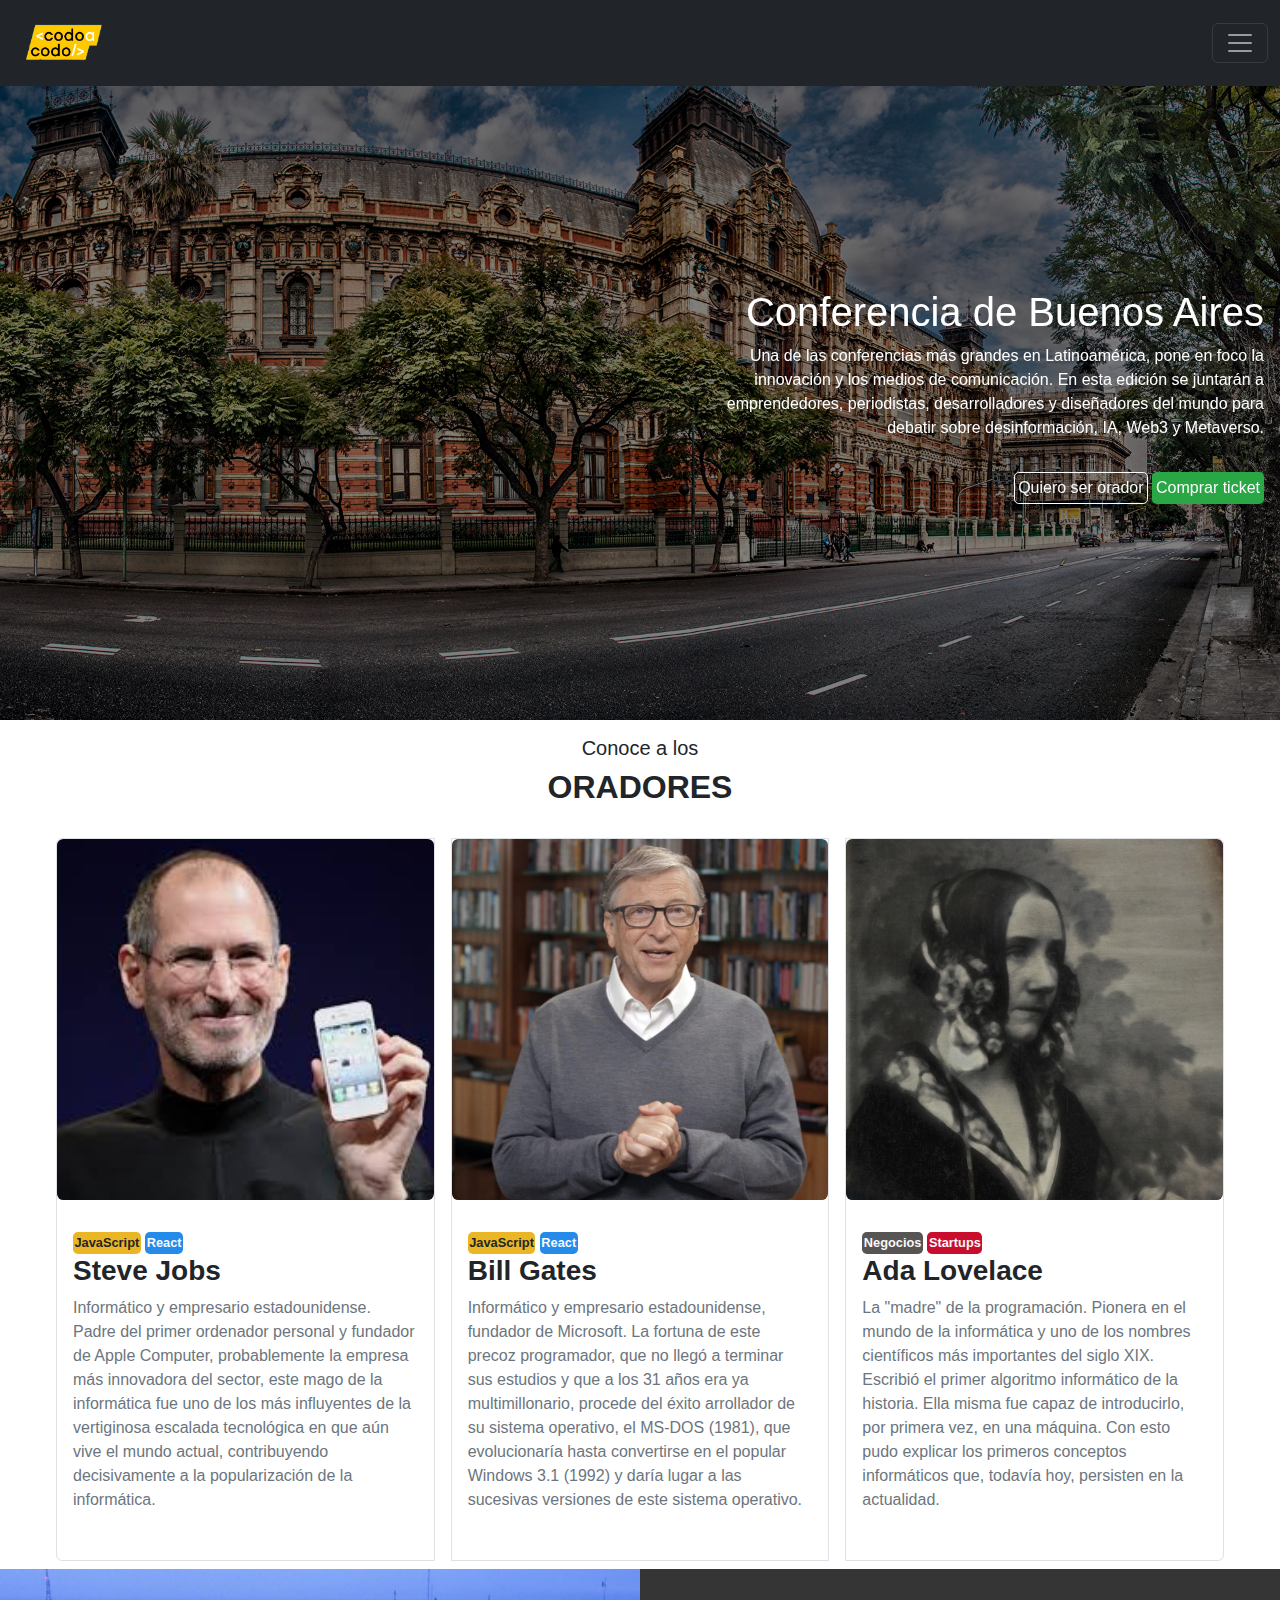
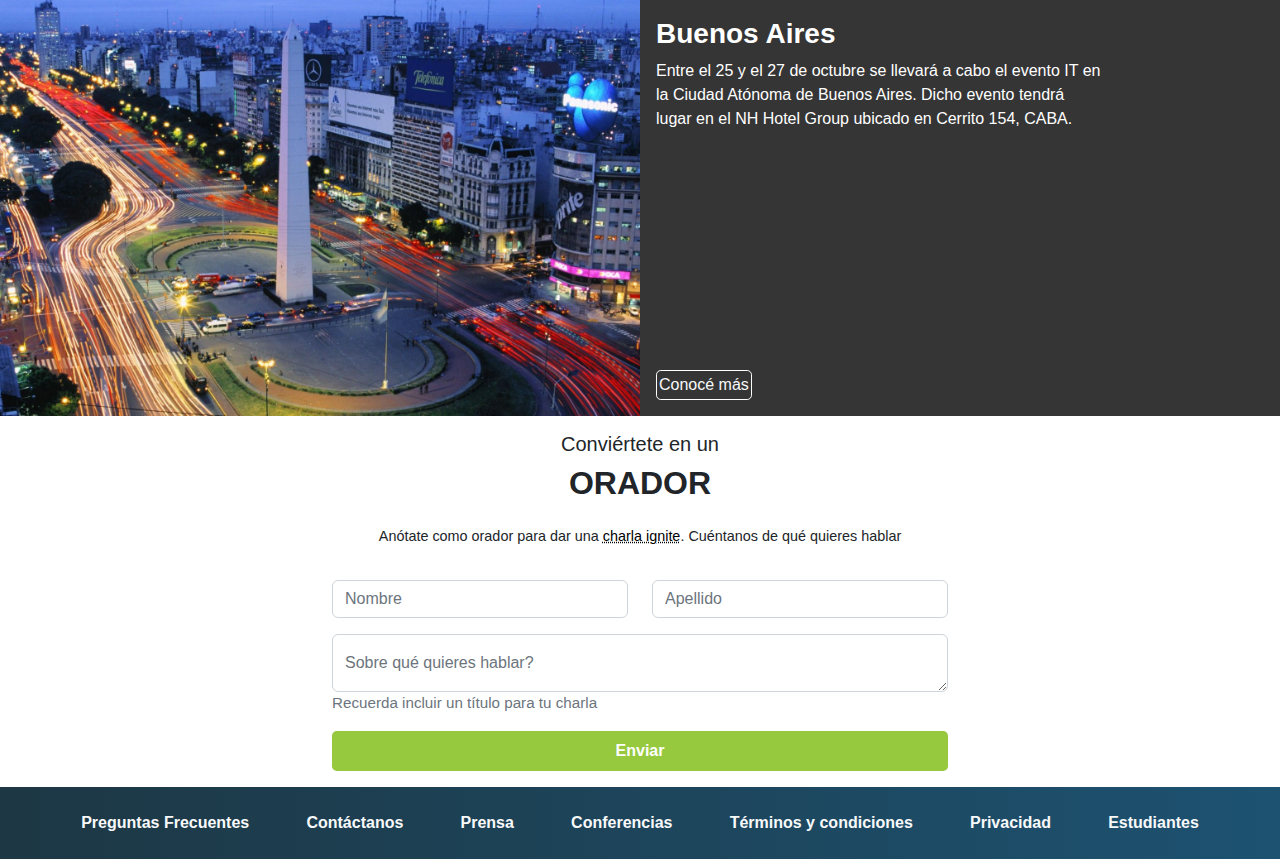
<file: index.html>
<!DOCTYPE html>
<html lang="es">
    <head>
        <meta charset="UTF-8">
        <meta http-equiv="X-UA-Compatible" content="IE=edge">
        <meta name="viewport" content="width=device-width, initial-scale=1.0">
        <title>Conferencia Bs As</title>
        <link rel="shortcut icon" href="favicon.ico">
        <link rel="stylesheet" href="./CSS/bootstrap.min.css">
        <link rel="stylesheet" href="./CSS/estilos.css">
    </head>
    <body>
        <header>
            <nav class="navbar navbar-dark bg-dark fixed-top">
                <div class="container-fluid">
                    <a class="navbar-brand" href="#"><img class="header__img" src="./Assets/Imagenes/codoacodo.png" alt="Logo codo a codo"></a>
                    <button class="navbar-toggler" type="button" data-bs-toggle="offcanvas" data-bs-target="#offcanvasDarkNavbar" aria-controls="offcanvasDarkNavbar"><span class="navbar-toggler-icon"></span></button>
                    <div class="offcanvas offcanvas-end text-bg-dark" tabindex="-1" id="offcanvasDarkNavbar" aria-labelledby="offcanvasDarkNavbarLabel">
                        <div class="offcanvas-header">
                            <h5 class="offcanvas-title" id="offcanvasDarkNavbarLabel">Conf. Bs. As.</h5>
                            <button type="button" class="btn-close btn-close-white" data-bs-dismiss="offcanvas" aria-label="Close"></button>
                        </div>
                        <div class="offcanvas-body">
                            <ul class="navbar-nav justify-content-end flex-grow-1 pe-3">
                                <li class="nav-item">
                                <a class="nav-link" href="#">La Conferencia</a>
                                <a class="nav-link" href="#losOradores">Los Oradores</a>
                                <a class="nav-link" href="#lugarYfecha">Lugar y Fecha</a>
                                <a class="nav-link" href="#convierteteEnOrador">Conviértete en Orador</a>
                                <a class="nav-link header__navlinks--green" href="./Pages/footer.html"target="_BLANK">Comprar Tickets</a>
                                </li>
                            </ul>
                        </div>
                    </div>
                </div>
            </nav>  
        </header>

        <section class="position-relative">
            <div id="carouselExampleControls" class="carousel slide brilloImg" data-bs-ride="carousel">
                <div class="carousel-inner">
                <div class="carousel-item active">
                    <img src="./Assets/Imagenes/palacio_aguas.jpg" class="d-block w-100" alt="Buenos Aires 1">
                </div>
                <div class="carousel-item">
                    <img src="./Assets/Imagenes/bsas2.jpg" class="d-block w-100" alt="Buenos Aires 2">
                </div>
                <div class="carousel-item">
                    <img src="./Assets/Imagenes/obelisco.jpg" class="d-block w-100" alt="Buenos Aires 3">
                </div>
                </div>
                <button class="carousel-control-prev" type="button" data-bs-target="#carouselExampleControls" data-bs-slide="prev">
                    <span class="carousel-control-prev-icon" aria-hidden="true"></span>
                    <span class="visually-hidden">Previous</span>
                </button>
                <button class="carousel-control-next" type="button" data-bs-target="#carouselExampleControls" data-bs-slide="next">
                    <span class="carousel-control-next-icon" aria-hidden="true"></span>
                    <span class="visually-hidden">Next</span>
                </button>
            </div>
        
            <div class="position-absolute main__texto">
                <h1>Conferencia de Buenos Aires</h1>
                 <p>Una de las conferencias más grandes en Latinoamérica, pone en foco la innovación y los medios de comunicación. En esta edición se juntarán  a emprendedores, periodistas, desarrolladores y diseñadores del mundo para debatir sobre desinformación, IA, Web3 y Metaverso.</p>
                <a class="main__links whiteLinks link-light" href="#convierteteEnOrador">Quiero ser orador</a>
                <a class="main__links main__links-green whiteLinks link-light" href="./Pages/footer.html"target="_BLANK">Comprar ticket</a>
            </div>
        </section>

        <section>
            <div class="subtitle" id="losOradores">
                <h5>Conoce a los</h5>
                <h2 class="fw-semibold">ORADORES</h2>
            </div>
            <div class="card-group mx-5 my-2">
                <div class="card mx-2 border">
                    <img class="cards__img" src="./Assets/Imagenes/steve.jpg" alt="Steve Jobs" loading="lazy">
                    <div class="p-3">
                        <a class="cards__links cards__links-js  link-dark" href="">JavaScript</a>
                        <a class="cards__links cards__links-r  link-light" href="">React</a>
                        <h3 class="fw-bold">Steve Jobs</h3>
                        <p class="text-secondary">Informático y empresario estadounidense. Padre del primer ordenador personal y fundador de Apple Computer, probablemente la empresa más innovadora del sector, este mago de la informática fue uno de los más influyentes de la vertiginosa escalada tecnológica en que aún vive el mundo actual, contribuyendo decisivamente a la popularización de la informática.</p>
                    </div>
                </div>
             
                <div class="card mx-2 border">
                    <img class="cards__img" src="./Assets/Imagenes/bill.jpg" alt="Bill Gates" loading="lazy">
                    <div class="p-3">
                        <a class="cards__links cards__links-js  link-dark" href="">JavaScript</a>
                        <a class="cards__links cards__links-r  link-light" href="">React</a>
                        <h3 class="fw-bold">Bill Gates</h3>
                        <p class="text-secondary">Informático y empresario estadounidense, fundador de Microsoft. La fortuna de este precoz programador, que no llegó a terminar sus estudios y que a los 31 años era ya multimillonario, procede del éxito arrollador de su sistema operativo, el MS-DOS (1981), que evolucionaría hasta convertirse en el popular Windows 3.1 (1992) y daría lugar a las sucesivas versiones de este sistema operativo.</p>
                    </div>
                </div>
            
                <div class="card mx-2 border">
                    <img class="cards__img" src="./Assets/Imagenes/ada.jpeg" alt="Ada Lovelace" loading="lazy">
                    <div class="p-3">
                        <a class="cards__links cards__links-n  link-light" href="">Negocios</a>
                        <a class="cards__links cards__links-s  link-light" href="">Startups</a>
                        <h3 class="fw-bold">Ada Lovelace</h3>
                        <p class="text-secondary">La "madre" de la programación. Pionera en el mundo de la informática y uno de los nombres científicos más importantes del siglo XIX. Escribió el primer algoritmo informático de la historia. Ella misma fue capaz de introducirlo, por primera vez, en una máquina. Con esto pudo explicar los primeros conceptos informáticos que, todavía hoy, persisten en la actualidad.</p>
                    </div>
                </div>
            </div>
        </section>

        <section class="information" id="lugarYfecha">
            <img class="information__img" src="./Assets/Imagenes/obelisco.jpg" alt="Imagen Obelisco"loading="lazy">
            <div class="information__texto">
                <h3 class="fw-bold">Buenos Aires</h3>  
                <p>Entre el 25 y el 27 de octubre se llevará a cabo el evento IT en la Ciudad Atónoma de Buenos Aires.
                Dicho evento tendrá lugar en el NH Hotel Group ubicado en Cerrito 154, CABA.</p>
                <iframe class="information__texto-maps" src="https://www.google.com/maps/embed?pb=!1m18!1m12!1m3!1d6567.7959458850955!2d-58.38816954204213!3d-34.606741369026054!2m3!1f0!2f0!3f0!3m2!1i1024!2i768!4f13.1!3m3!1m2!1s0x95bccacfeeb9d43b%3A0xe3a4cede9ca734f7!2sHotel%20NH%20Buenos%20Aires%209%20de%20Julio!5e0!3m2!1ses-419!2sar!4v1663981706534!5m2!1ses-419!2sar" width="250" height="200" style="border:0;" allowfullscreen="" loading="lazy" referrerpolicy="no-referrer-when-downgrade"></iframe>
                <a class="information__texto-link whiteLinks link-light" href="https://www.nh-hoteles.es/hotel/nh-buenos-aires-9-de-julio"target="_BLANK">Conocé más</a>
            </div>
        </section>

        <section>
            <div class="subtitle" id="convierteteEnOrador">
                <h5>Conviértete en un</h5>
                <h2 class="fw-semibold">ORADOR</h2>
                <p class="subtitle__p">Anótate como orador para dar una <a class="subtitle__p--underline" href="https://www.yoscoaching.com/blog/que-es-la-presentacion-ignite-y-como-se-hace-guia-de-5-pasos-para-crear-la-tuya/" target="_blank">charla ignite</a>. Cuéntanos de qué quieres hablar</p>
            </div>
                <form class="container mb-md-3 w-50" action="">
                    <div class="row">
                        <div class="col">
                        <input type="text" class="form-control mb-md-3 mb050rem" placeholder="Nombre" aria-label="First name">
                        </div>
                        <div class="col">
                        <input type="text" class="form-control mb-md-3 mb050rem" placeholder="Apellido" aria-label="Last name">
                        </div>
                    </div>
                    <div class="form-floating">
                        <textarea class="form-control" placeholder="Sobre qué quieres hablar?" id="floatingTextarea"></textarea>
                        <label for="floatingTextarea" class="text-muted">Sobre qué quieres hablar?</label>
                        <p class="text-muted textSize">Recuerda incluir un título para tu charla</p>
                    </div>
                    <div class="col-auto">
                        <button type="submit" class="py-2 fw-bold form__input--green">Enviar</button>
                    </div>
                </form>
        </section>
        
        <footer class="footer">
            <a class="footer__links whiteLinks fw-bold link-light" href="./Pages/footer.html"target="_BLANK">Preguntas Frecuentes</a>
            <a class="footer__links whiteLinks fw-bold link-light" href="./Pages/footer.html"target="_BLANK">Contáctanos</a>
            <a class="footer__links whiteLinks fw-bold link-light" href="./Pages/footer.html"target="_BLANK">Prensa</a>
            <a class="footer__links whiteLinks fw-bold link-light" href="./Pages/footer.html"target="_BLANK">Conferencias</a>
            <a class="footer__links whiteLinks fw-bold link-light" href="./Pages/footer.html"target="_BLANK">Términos y condiciones</a>
            <a class="footer__links whiteLinks fw-bold link-light" href="./Pages/footer.html"target="_BLANK">Privacidad</a>
            <a class="footer__links whiteLinks fw-bold link-light" href="./Pages/footer.html"target="_BLANK">Estudiantes</a>
        </footer>
        <script src="./JS/bootstrap.bundle.min.js"></script>
    </body>
</html>
</file>
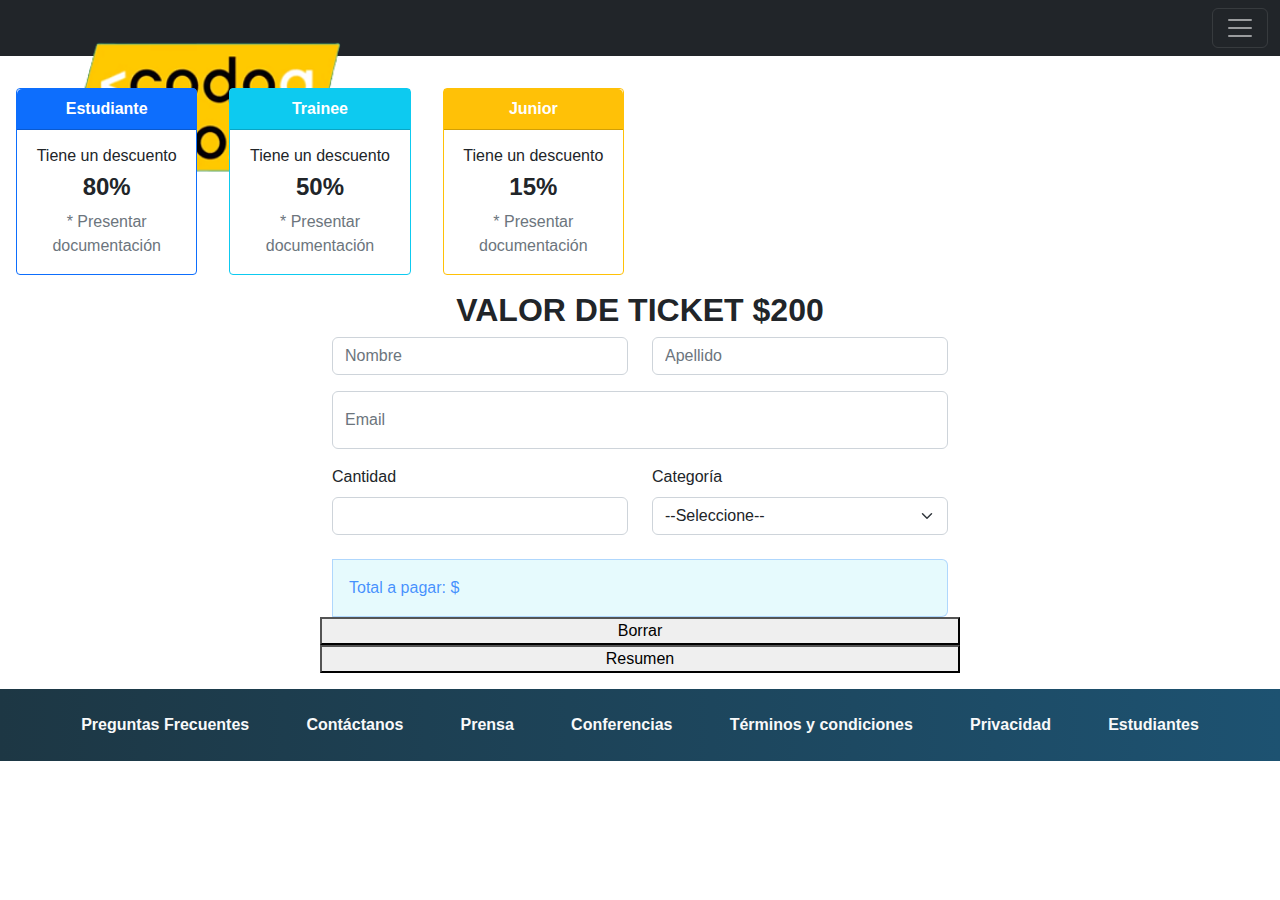
<file: Pages/comprar_tickets.html>
<!DOCTYPE html>
<html lang="es">
<head>
    <meta charset="UTF-8">
    <meta http-equiv="X-UA-Compatible" content="IE=edge">
    <meta name="viewport" content="width=device-width, initial-scale=1.0">
    <link rel="shortcut icon" href="../favicon.ico">
    <link rel="stylesheet" href="../CSS/bootstrap.min.css">
    <link rel="stylesheet" href="../CSS/estilos.css">
    <title>Comprar Tickets</title>
</head>
<body>
<!-- ------------------------------------------NAVEGADOR------------------------------------ -->
    <header>
        <nav class="navbar navbar-dark bg-dark">
            <div class="container-fluid">
                <a class="navbar-brand" href="#"><img class="position-absolute top-0 header__img" src="../Assets/Imagenes/codoacodo.png" alt="Logo codo a codo" loading="lazy"></a>
                <button class="navbar-toggler" type="button" data-bs-toggle="offcanvas" data-bs-target="#offcanvasDarkNavbar" aria-controls="offcanvasDarkNavbar"><span class="navbar-toggler-icon"></span></button>
                <div class="offcanvas offcanvas-end text-bg-dark bg-opacity-75" tabindex="-1" id="offcanvasDarkNavbar" aria-labelledby="offcanvasDarkNavbarLabel">
                    <div class="offcanvas-header">
                        <h5 class="offcanvas-title border-bottom" id="offcanvasDarkNavbarLabel">Conf. Bs. As.</h5>
                        <button type="button" class="btn-close btn-close-white" data-bs-dismiss="offcanvas" aria-label="Close"></button>
                    </div>
                    <div class="offcanvas-body">
                        <ul class="navbar-nav justify-content-end flex-grow-1 pe-3">
                            <li class="nav-item">
                                <a class="nav-link fw-semibold" href="../index.html">La Conferencia</a>
                                <a class="nav-link fw-semibold" href="../index.html #losOradores">Los Oradores</a>
                                <a class="nav-link fw-semibold" href="../index.html  #lugarYfecha">Lugar y Fecha</a>
                                <a class="nav-link fw-semibold" href="../index.html  #convierteteEnOrador">Conviértete en Orador</a>
                                <a class="nav-link fw-semibold header__navlinks--green" href="#"target="_BLANK">Comprar Tickets</a>
                            </li>
                        </ul>
                    </div>
                </div>
            </div>
        </nav>  
    </header>
<!-- -------------------------------------------CARDS----------------------------------------- -->
    <main>
        <section>
            <div class="card-group w-50 h-50 m-0auto mt-3 text-center">
                <div class="card border border-primary rounded-1 m-3">
                    <div class="card-header fw-semibold text-white bg-primary">Estudiante</div>
                    <div class="card-body">
                        <h6 class="card-title text-body">Tiene un descuento</h6>
                        <h4 class="fw-semibold text-body">80%</h4>
                        <p class="card-text text-muted fsmall">* Presentar documentación</p>
                    </div>
                </div>
                <div class="card border border-info rounded-1 m-3" >
                    <div class="card-header fw-semibold text-white bg-info">Trainee</div>
                    <div class="card-body t">
                        <h6 class="card-title text-body">Tiene un descuento</h6>
                        <h4 class="fw-semibold text-body">50%</h4>
                        <p class="card-text text-muted fsmall">* Presentar documentación</p>
                    </div>
                </div>
                <div class="card border border-warning rounded-1 m-3">
                    <div class="card-header fw-semibold text-white bg-warning">Junior</div>
                    <div class="card-body">
                        <h6 class="card-title text-body">Tiene un descuento</h6>
                        <h4 class="fw-semibold text-body">15%</h4>
                        <p class="card-text text-muted fsmall">* Presentar documentación</p>
                    </div>
                </div>
            </div> 
        </section>
        <section>
            <div class="text-center">
                <H2 class="fw-semibold">VALOR DE TICKET $200</H2>
            </div>
<!-- ----------------------------------------FORMULARIO----------------------------------------- -->
            <div>
                <form class="container mb-md-3 w-50" action="">
                    <div class="row">
                        <div class="col">
                        <input id="nombre" type="text" class="form-control mb-md-3 mb050rem" placeholder="Nombre" aria-label="First name">
                        </div>
                        <div class="col">
                        <input id="apellido" type="text" class="form-control mb-md-3 mb050rem" placeholder="Apellido" aria-label="Last name">
                        </div>
                    </div>
                    <div class="form-floating mb-3">
                        <input type="email" class="form-control" id="floatingInput" placeholder="Email">
                        <label for="floatingInput" class="text-muted">Email</label>
                    </div>
                    <div class="row">
                        <div class="col-md-6">
                            <label for="validationCustom03" class="form-label text-body">Cantidad</label>
                            <input type="number" min="1" max="10" class="form-control" id="validationCustom03" required>
                        </div>
                        <div class="col-md-6">
                            <label for="validationCustom04" class="form-label text-body">Categoría</label>
                            <select class="form-select" id="validationCustom04" required>
                            <option selected disabled value="">--Seleccione--</option>
                            <option value="0">Sin categoría</option>
                            <option value="1">Estudiante</option>
                            <option value="2">Trainee</option>
                            <option value="3">Junior</option>
                            </select>
                        </div>  
                    </div>
                    <div class="p-3 mt-4 bg-info bg-opacity-10 border border-primary border-opacity-25 rounded-end text-primary text-opacity-75">
                        Total a pagar: $ <span id="totalPago"></span>
                    </div>
                    <div class="row">
                        <button id="button_borrar" class="button__green m-0auto" type="reset">Borrar</button>
                        <button id="button_resumen" class="button__green m-0auto" type="button">Resumen</button>
                    </div>                                      
                </form>
            </div>
        </section>
    </main>
<!-- -----------------------------------FOOTER------------------------------------ -->
        <footer class="footer">
            <a class="footer__links whiteLinks fw-bold link-light" href="../Pages/footer.html"target="_BLANK">Preguntas Frecuentes</a>
            <a class="footer__links whiteLinks fw-bold link-light" href="../Pages/footer.html"target="_BLANK">Contáctanos</a>
            <a class="footer__links whiteLinks fw-bold link-light" href="../Pages/footer.html"target="_BLANK">Prensa</a>
            <a class="footer__links whiteLinks fw-bold link-light" href="../Pages/footer.html"target="_BLANK">Conferencias</a>
            <a class="footer__links whiteLinks fw-bold link-light" href="../Pages/footer.html"target="_BLANK">Términos y condiciones</a>
            <a class="footer__links whiteLinks fw-bold link-light" href="../Pages/footer.html"target="_BLANK">Privacidad</a>
            <a class="footer__links whiteLinks fw-bold link-light" href="../Pages/footer.html"target="_BLANK">Estudiantes</a>
        </footer>
    <script src="../JS/bootstrap.bundle.min.js"></script>
    <script src="../JS/codigo.js"></script>    
</body>
</html>
</file>
<file: CSS/estilos.css>
/*-------------------------------------------------------------------
Estilos comunes para todos los elementos
-----------------------------------------------------------------*/
@import url('https://fonts.googleapis.com/css2?family=Jost:wght@300&display=swap');
*  {
    font-family: arial;
    box-sizing: border-box;
    margin: 0;
    padding: 0;
}
/*------------------------------------------------------------------
Estilos para el index
-------------------------------------------------------------------*/
.header__img  {
    width: 30%;
}
.header__navlinks--green  {
color: rgb(57, 143, 40);
}
.main__texto{
    width: 35rem;
    height: auto;
    color:white;
    text-align: right;
    top:40%;
    left: 55%;
}
.brilloImg  {
    filter: brightness(50%);
}
.main__links   {
    padding: 3px;
    color: white;
    text-decoration: none; 
    border: 1px white solid;
    border-radius: 0.3rem;
    display: inline-block;
    margin-top: 1rem;
}
.main__links-green  {
    background-color: rgb(41,167,68);
    padding: 4px;
    border: none;
}
/*---------------------------------------------------------
Subtitulo Conoce a los Oradores y Conviertete en un Orador
----------------------------------------------------------*/
.subtitle   {
    text-align: center;
    padding: 1rem;
    font-size: large;
}
.subtitle__p    {
    padding-top: 1rem;
    font-size: 0.9rem;
}
.subtitle__p:hover{
color: black;
}
.subtitle__p--underline  {
    text-decoration:underline dotted;
    color: black;
}
.cards__img    {
    width: 100%;
    height: 50%;
    border-radius: 0.4rem;
    object-fit:cover;
}
.cards__links   {
    padding: 1.5px;
    text-decoration: none; 
    font-weight: bolder;
    font-size: 0.8rem;
    border-radius: 0.3rem;
    display: inline-block;
    margin-top: 1rem;
}
.cards__links-js    {
    color:rgb(28, 29, 31);
    background-color: rgb(235, 182, 37);
}
.cards__links-r {
    color:rgb(253, 253, 253);
    background-color: rgb(37, 139, 235);
}
.cards__links-n  {
    color: white;
    background-color: rgb(87, 84, 84);
}
.cards__links-s{
    color: white;
    background-color: rgb(201, 14, 45);
}
/*---------------------------------------------------------
Estilos para sección "fecha y lugar"
----------------------------------------------------------*/
.information {
    width: 100vw;
    height: auto;
    display: flex;
    flex-flow: row wrap;
    color: white;
    background-color:rgb(53, 53, 53);
}
.information__img   {
    width: 50%;
    object-fit: cover;
}
.information__texto {
    width: 35%;
    margin: 1rem;
    margin-top: 3rem;
}
.information__texto-maps    {
    width: 100%;
}
.information__texto-link  {
    color: white;
    text-decoration: none; 
    border: 1px solid white;
    padding: 2px;
    margin-top: 1rem;
    border-radius: 0.3rem;
    display: inline-block;
}
.form__input--green  {
    border-radius: 0.3rem;
    color: white;
    width: 100%;
    background-color: rgb(150, 201, 62);
    border: none;
}
.textSize   {
    font-size: 0.95rem;
}
.footer {
    padding: 1.5rem;
    display: flex;
    flex-flow: row wrap;
    align-items: center;
    justify-content: space-evenly;
    background-image: linear-gradient(to right, rgb(29,55,68), rgb(29,82,113));
}
.footer__links  {
    color: white;
    text-decoration: none;
}
/*--------------------------------------------------------
Estilos para page footer y comprar tickets
---------------------------------------------------------*/
.text   {
    display: flex;
    flex-direction: row;
    justify-content: center;
    font-size: 25px;
    margin-top: 3%;
}
.animacion1 {
    padding: 0.7rem;
    animation: animation__scale infinite ease-out 3s;

}
.animacion2 {
    padding: 0.7rem;
    animation: animation__scale infinite ease-out 3s;
    animation-delay: 0.5s;
}
.animacion3 {
    padding: 0.7rem;
    animation: animation__scale infinite ease-out 3s;
    animation-delay: 1.5s;
}
@keyframes animation__scale    {
    0%  {
        transform:initial
    }
    50% {
        transform: scale(1.2,1.2);
    }
    100%    {
        transform: initial;
    }
}
/*--------------------------------------------------------
Estilos Responsive Design
---------------------------------------------------------*/
@media screen and (max-width: 758px) {
    .header__img    {
        width:12%;
    }
    .position-absolute {
        position: absolute;
    }
    .position-relative  {
        position: relative;
    }
    .main__texto{
        text-align: center;
        width: 70%;
        height: auto;
        top: 20%;
        left: 15%;
        font-size: 0.7rem;
    }
    .information {
        flex-direction: column;
        align-items: center;
        text-align: center;
    }
    .information__img   {
        width: 0;
    }
    .information__texto {
        width: 90%;
        margin-top: 0.5rem;
    }
    .container  {
        width: 98% !important;
    }
    .mb050rem {
        margin-bottom: 0.50rem;
    }
    .footer {
        padding: 0;
        margin-top: 1rem;
        flex-direction: column;
    }
    .footer__links  {
        padding: 0.5rem;
    }
}
</file>
